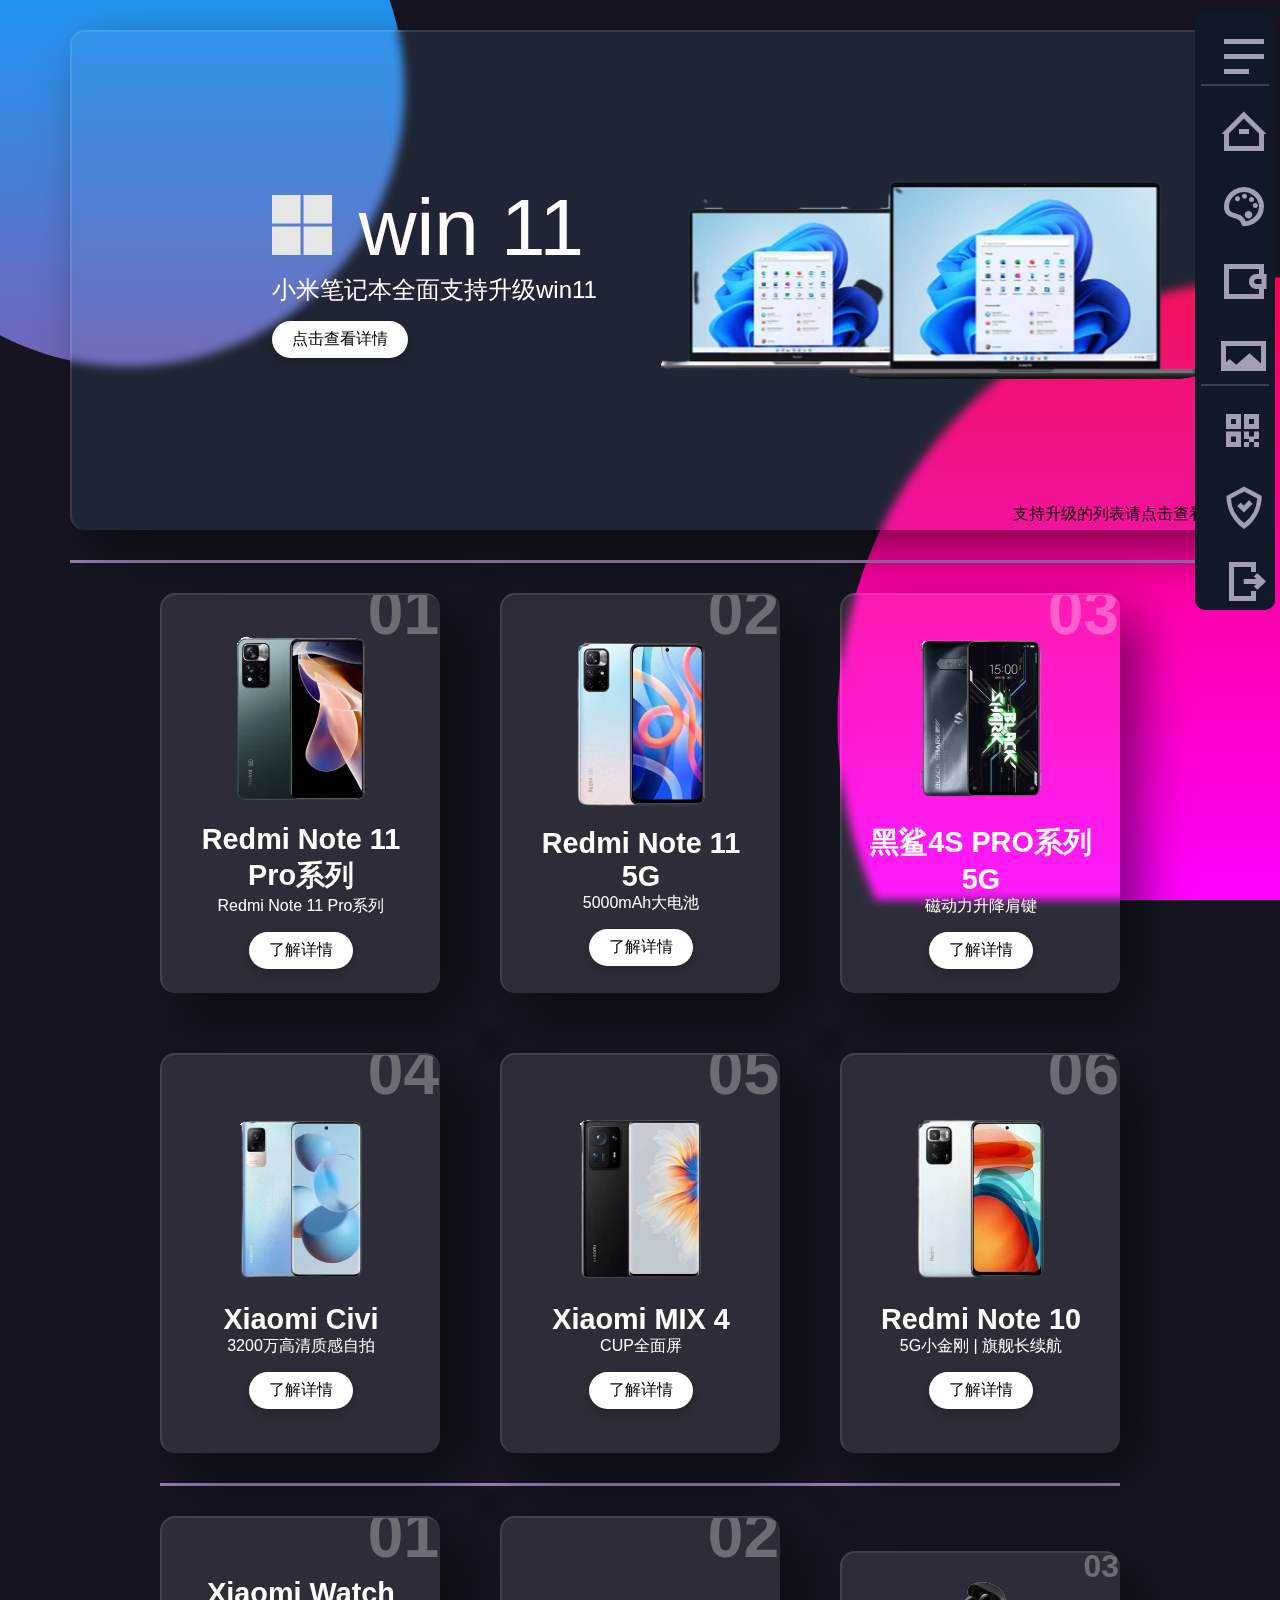
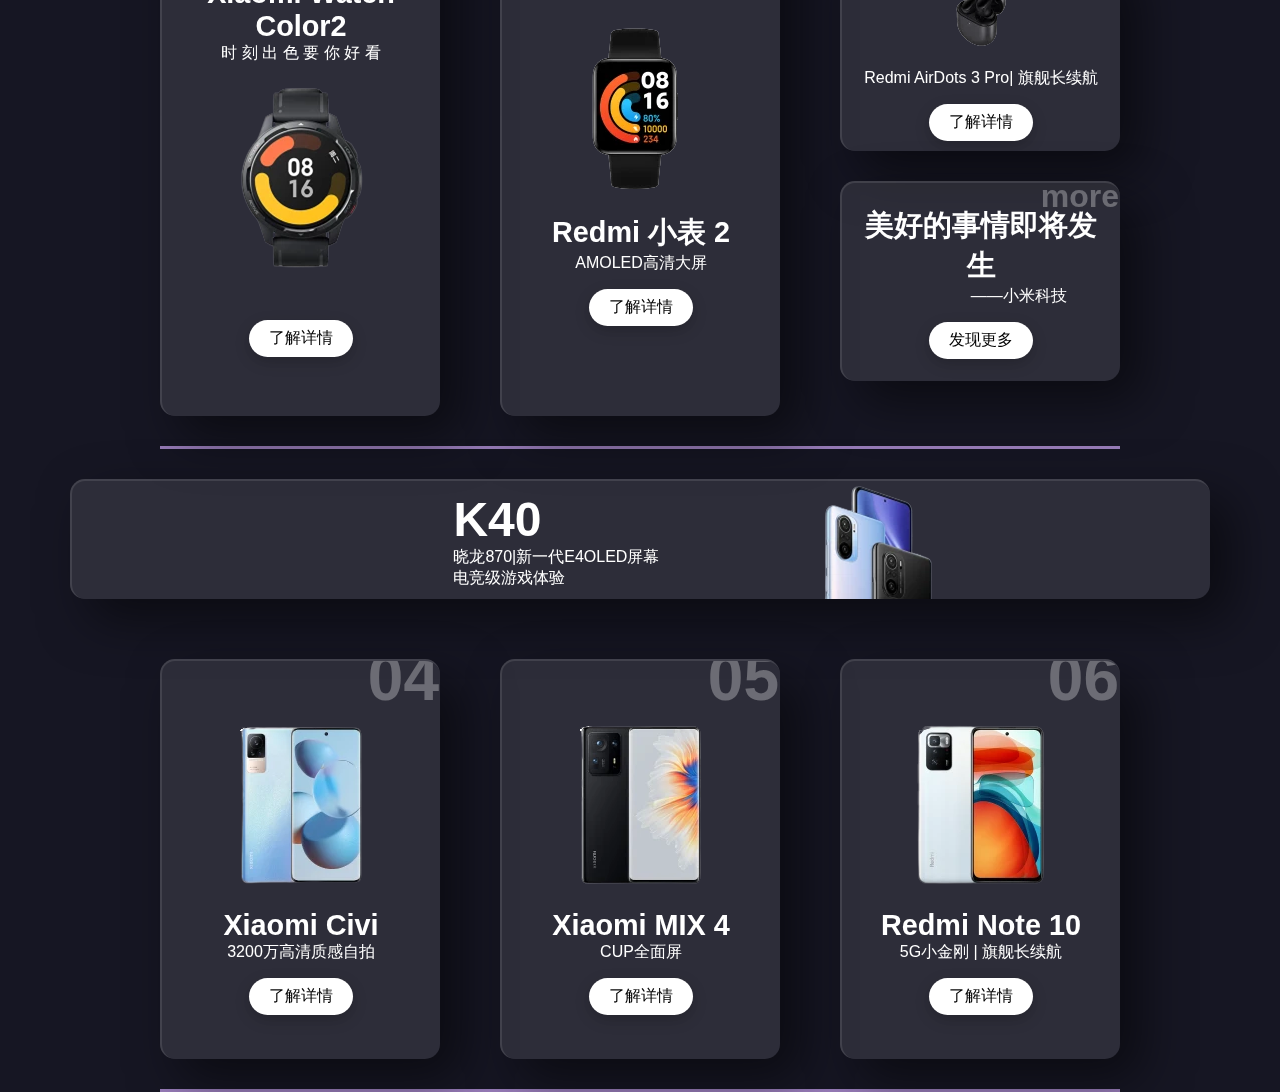
<file: index.html>
<!DOCTYPE html>
<html>
	<head>
		<meta charset="utf-8" />
		<title>小米商城</title>
		<link rel="stylesheet" type="text/css" href="css/style.css" />
		<link rel="stylesheet" type="text/css" href="css/style2.css" />
		<link rel="stylesheet" href="font_cqbiizu5og9/iconfont.css">
		<link rel="shortcut icon" href="img/icon.icon" />

	</head>
	<body>
		<div class="shell" style="position: absolute;right: 5px; top: 10px;position: fixed;z-index: 9999;">

			<a href="login.html" class="box" target="_blank"><i class="iconfont icon-liebiao"></i><span>登入</span></a>
			<a href="register.html" class="box"><i class="iconfont icon-cangku"></i><span> 注册</span></a>
			<a href="#" class="box"><i class="iconfont icon-zhuti_tiaosepan"></i><span>主题</span></a>
			<a href="#" class="box"><i class="iconfont icon-qianbao"></i><span>钱包</span></a>
			<a href="#" class="box"><i class="iconfont icon-tupian"></i><span>图片</span></a>
			<a href="#" class="box"><i class="iconfont icon-erweima"></i><span>二维</span></a>
			<a href="#" class="box"><i class="iconfont icon-dunpaibaoxianrenzheng"></i><span>搜索</span></a>
			<a href="#" class="box"><i class="iconfont icon-dengchu"></i><span>退出</span></a>
		</div>



		<div class="container">

			<div class="card-log">
				<div style="position: absolute;left: 200px;top: 150px;">
					<img src="img/win11.png" style="width: 60px;">
					<span style=" font-size: 5em;color: #fff;z-index: 1;pointer-events: none;}"> &nbsp;win 11</span>
					<p style="font-size: 1.5em;color: #fff;text-align: 2em;">小米笔记本全面支持升级win11</p>
					<a href="https://www.mi.com/a/h/22033.html?sign=b60a6ca9167bce2d1ed8ee319cf83c75" target="_blank"
						style="position: relative;
	display: inline-block;
	padding: 8px 20px;
	margin-top: 15px;
	background: #fff;
	color: #000;
	border-radius: 20px;
	text-decoration: none;
	font-weight: 500;
	box-shadow: 0 5px 15px rgba(0,0,0,0.2);">点击查看详情</a>
				</div>
				<img src="img/main.png" style="position: absolute;width: 550px;right: 0px;">
				<p style="position: absolute;right: 5px;bottom: 5px;">支持升级的列表请点击查看</p>
			</div>

			<HR style="FILTER: alpha(opacity=100,finishopacity=0,style=2)" width="95%" color=#987cb9 SIZE=5>

			<div class="card">

				<div class="content">
					<h2>01</h2>
					<img src="./img/goods1.png">
					<h3>Redmi Note 11 Pro系列</h3>
					<p>Redmi Note 11 Pro系列</p>
					<a href="https://www.mi.com/redminote11pro" target="_blank">了解详情</a>
				</div>
			</div>

			<div class="card">

				<div class="content">
					<h2>02</h2>
					<img src="img/goods2.png">
					<h3>Redmi Note 11 5G</h3>
					<p>5000mAh大电池</p>
					<a href="https://www.mi.com/redminote11" target="_blank">了解详情</a>
				</div>
			</div>

			<div class="card">

				<div class="content">
					<h2>03</h2>
					<img src="img/goods3.png">
					<h3>黑鲨4S PRO系列 5G</h3>
					<p>磁动力升降肩键</p>
					<a href="https://www.mi.com/blackshark4s" target="_blank">了解详情</a>
				</div>
			</div>
			<div class="card">

				<div class="content">
					<h2>04</h2>
					<img src="img/goods4.png">
					<h3>Xiaomi Civi</h3>
					<p>3200万高清质感自拍<br></p>
					<a href="https://www.mi.com/xiaomicivi" target="_blank">了解详情</a>
				</div>
			</div>
			<div class="card">

				<div class="content">
					<h2>05</h2>
					<img src="img/goods5.png">
					<h3>Xiaomi MIX 4</h3>
					<p>CUP全面屏</p>
					<a href="https://www.mi.com/mix4" target="_blank">了解详情</a>
				</div>
			</div>
			<div class="card">

				<div class="content">
					<h2>06</h2>
					<img src="img/goods6.png">
					<h3>Redmi Note 10</h3>
					<p>5G小金刚 | 旗舰长续航</p>
					<a href="https://www.mi.com/buy/detail?product_id=14210" target="_blank">了解详情</a>
				</div>
			</div>


			<HR style="FILTER: alpha(opacity=100,finishopacity=0,style=2)" width="80%" color=#987cb9 SIZE=5>

			<div class="card-big">

				<div class="content">
					<h2>01</h2>
					<h3>Xiaomi Watch Color2</h3>
					<p>时 刻 出 色 要 你 好 看</p>
					<img src="img/goods7.png" style="height: 70%;">
					<a href="https://www.mi.com/xiaomiwatchcolor2" target="_blank">了解详情</a>
				</div>
			</div>

			<div class="card-big">

				<div class="content">
					<h2>02</h2>
					<img src="img/goods8.png">
					<h3>Redmi 小表 2</h3>
					<p>AMOLED高清大屏</p>
					<a href="https://www.mi.com/redmiwatch2" target="_blank">了解详情</a>
				</div>
			</div>
			<div>
				<div class="card-small" style="position: relative;top: 0px;">

					<div class="content">
						<h2>03</h2>
						<input type="image" src="img/goods9.png" />

						<p>Redmi AirDots 3 Pro| 旗舰长续航</p>
						<a href="https://www.mi.com/buy/detail?product_id=14243" target="_blank">了解详情</a>
					</div>
				</div>
				<div class="card-small" style="position: relative;top: 0px;">

					<div class="content">
						<h2>more</h2>

						<h3>美好的事情即将发生</h3>
						<p>&nbsp;&nbsp;&nbsp;&nbsp;&nbsp;&nbsp;&nbsp;&nbsp;&nbsp;&nbsp;&nbsp;&nbsp;&nbsp;&nbsp;&nbsp;&nbsp;&nbsp;——小米科技
						</p>
						<a href="https://www.mi.com/" target="_blank">发现更多</a>


					</div>
				</div>
			</div>
			<HR style="FILTER: alpha(opacity=100,finishopacity=0,style=2)" width="80%" color=#987cb9 SIZE=5>

			<div class="card-120">

				<div class="content" style="position: absolute;left: 30%;">
					<div class="content">

						<h3>K40</h3>
						<p>晓龙870|新一代E4OLED屏幕<br>电竞级游戏体验</p>
					</div>
					<!-- <h2 style="">mi</h2>
						<h3 >K40</h3>
						<p>晓龙870|新一代E4OLED屏幕<br>电竞级游戏体验</p> -->


					<!-- <a href="https://www.mi.com/" target="_blank">发现更多</a> -->


				</div>
				<img src="img/goods10.png" style="position: absolute;left: 65%;">
			</div>

			<div class="card">

				<div class="content">
					<h2>04</h2>
					<img src="img/goods4.png">
					<h3>Xiaomi Civi</h3>
					<p>3200万高清质感自拍<br></p>
					<a href="https://www.mi.com/xiaomicivi" target="_blank">了解详情</a>
				</div>
			</div>
			<div class="card">

				<div class="content">
					<h2>05</h2>
					<img src="img/goods5.png">
					<h3>Xiaomi MIX 4</h3>
					<p>CUP全面屏</p>
					<a href="https://www.mi.com/mix4" target="_blank">了解详情</a>
				</div>
			</div>
			<div class="card">

				<div class="content">
					<h2>06</h2>
					<img src="img/goods6.png">
					<h3>Redmi Note 10</h3>
					<p>5G小金刚 | 旗舰长续航</p>
					<a href="https://www.mi.com/buy/detail?product_id=14210" target="_blank">了解详情</a>
				</div>
			</div>


			<HR style="FILTER: alpha(opacity=100,finishopacity=0,style=2) " width="80%" color=#987cb9 SIZE=5>



		</div>


		<script src="https://cdn.bootcdn.net/ajax/libs/vanilla-tilt/1.7.1/vanilla-tilt.babel.js"></script>
		<script type="text/javascript">
			VanillaTilt.init(document.querySelectorAll(".card"), {
				max: 25,
				speed: 400,
				glare: true,
				"max-glare": 1,
			});
		</script>
		<script type="text/javascript">
			VanillaTilt.init(document.querySelectorAll(".card-big"), {
				max: 25,
				speed: 400,
				glare: true,
				"max-glare": 1,
			});
		</script>
		<script type="text/javascript">
			VanillaTilt.init(document.querySelectorAll(".card-small"), {
				max: 25,
				speed: 400,
				glare: true,
				"max-glare": 1,
			});
		</script>
	</body>
</html>
</file>
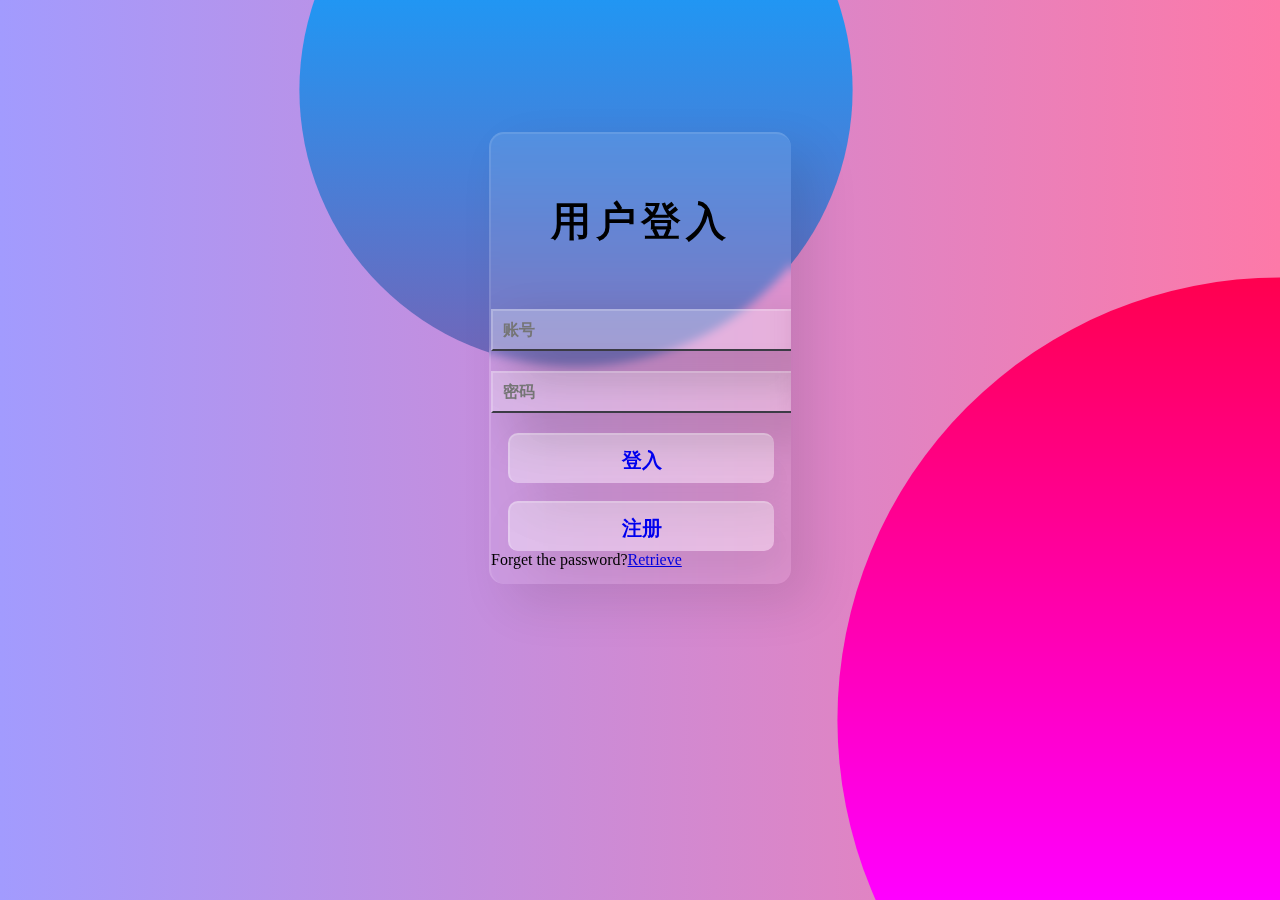
<file: login.html>
<!DOCTYPE html>
<html lang="en">

	<head>
		<meta charset="UTF-8">
		<meta http-equiv="X-UA-Compatible" content="IE=edge">
		<meta name="viewport" content="width=device-width, initial-scale=1.0">
		<link rel="shortcut icon"  href="img/icon.icon"/>
		<title>用户登入</title>
		<style>
			body {
				display: flex;
				justify-content: center;
				background-image: linear-gradient(to left, #fd79a8, #a29bfe);
			}

			body::before {
				content: '';
				position: absolute;
				position: fixed;
				top: 0;
				left: 0;
				width: 100%;
				height: 100%;
				background: linear-gradient(#f00, #f0f);
				clip-path: circle(40% at right 80%);
			}


			body::after {
				content: '';
				position: absolute;
				position: fixed;
				top: 0;
				left: 0;
				width: 100%;
				height: 100%;
				background: linear-gradient(#2196f3, #e91e63);
				clip-path: circle(25% at 45% 10%);

			}

			.a {

				width: 350px;
				height: 500px;
				position: relative;
				display: flex;
				border-radius: 10px;
				justify-content: center;
				align-items: center;
				top: 100px;
				z-index: 999;
			}

			.b {
				width: 300px;
				height: 450px;
				box-shadow: 20px 20px 50px rgba(0, 0, 0, 0.1);
				border-radius: 15px;
				background: rgba(255, 255, 255, 0.1);
				overflow: hidden;
				/*
				 box-shadow:20px 20px 50px rgba(0,0,0,0.2) ;
				 background: rgba(255,255,255,0.1);
				 border-top: 1px solid rgba(255,255,255,0.1);
				 border-left: 1px solid rgba(255,255,255,0.1);
				 backdrop-filter:blur(5px)
				 */
				justify-content: center;
				align-items: center;
				border-top: 2px solid rgba(255, 255, 255, 0.1);
				border-left: 2px solid rgba(255, 255, 255, 0.1);
				backdrop-filter: blur(5px);
			}

			.c {
				font: 900 40px '';
				margin: 60px 0;
				text-align: center;
				/* 设置字体间距 */
				letter-spacing: 5px;
			}
			
			
			.e {
				width: 100%;
				margin-bottom: 20px; 
				
				outline: none;
				border: 0;
				padding: 10px;
				border-bottom: 2px solid rgba(60, 60, 70);
				font: 900 16px '';
				box-shadow: 20px 20px 50px rgba(0, 0, 0, 0.2);
				background: rgba(255, 255, 255, 0.2);
				border-top: 2px solid rgba(255, 255, 255, 0.2);
				border-left: 2px solid rgba(255, 255, 255, 0.2);
				backdrop-filter: blur(11px)
			}

			.f {
				
				text-align: center;
				width: 80%;
				margin: auto;
				height: 24px;
				padding: 12px;
				font: 900 20px '';
				border-radius: 10px;
				/* background-image: linear-gradient(to left, #fd79a8, #a29bfe); */
				box-shadow: 20px 20px 50px rgba(0, 0, 0, 0.1);
				background: rgba(255, 255, 255, 0.3);
				border-top: 2px solid rgba(255, 255, 255, 0.2);
				border-left: 2px solid rgba(255, 255, 255, 0.2);
				backdrop-filter: blur(11px)
			}
			}

           
			.g {
				margin: 33px;
			}
		</style>
	</head>
	<body>
		
		<di class="a">
			<div class="b">
				<p class="c">用户登入</p>
				<div class="d">
					<input type="text" class="e" placeholder="账号">
					<input type="password" class="e" placeholder="密码">

					<div class="f" ><a href="index.html" style="text-decoration: none;">登入</a></div>
					<div >
						&nbsp;
					</div>
					<div class="f"><a href="index.html" style="text-decoration: none;">注册</a></div>
				</div>
				
				<div class="g">Forget the password?<a href="#">Retrieve</a></div>
			</div>
		</di>
	</body>
</html>
</file>
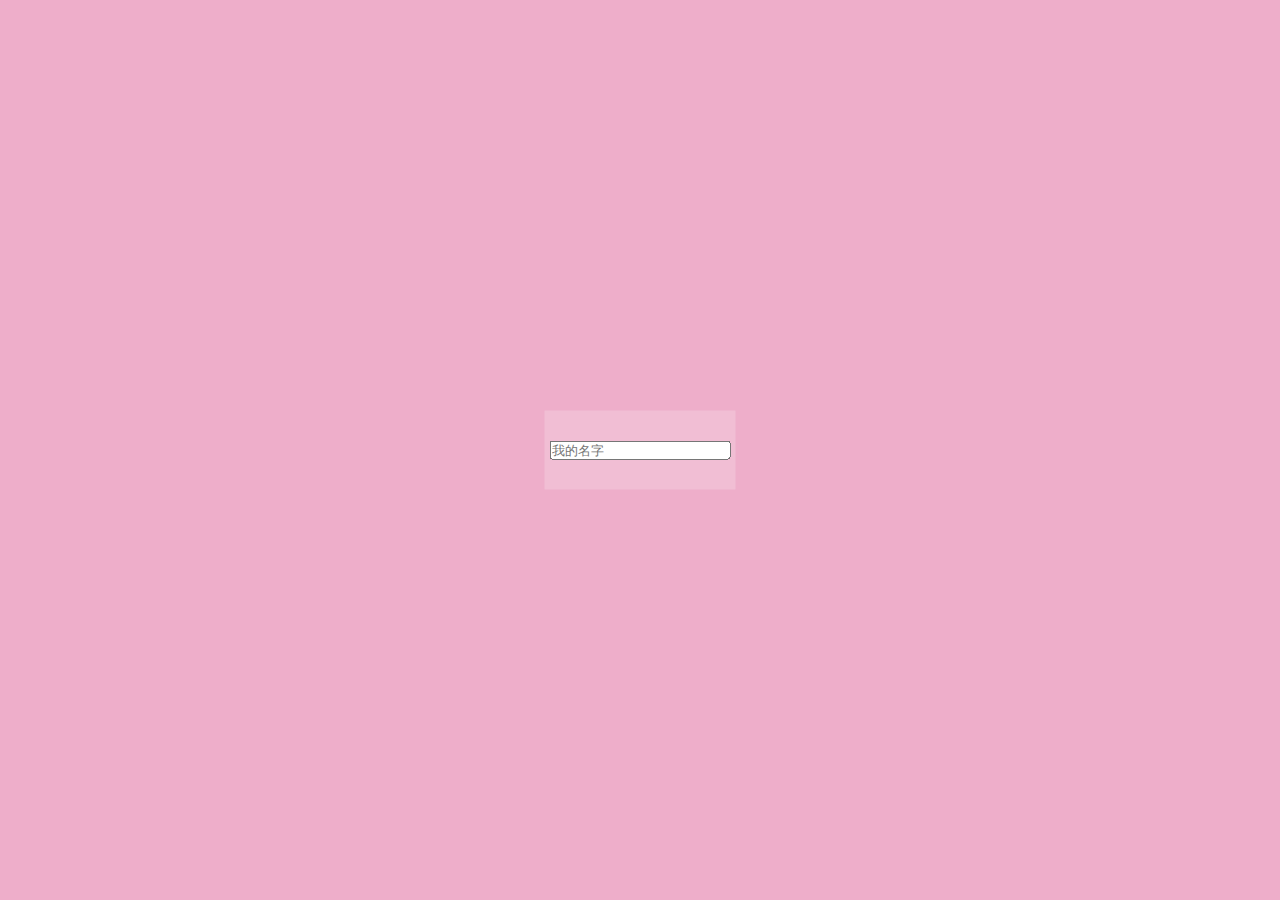
<file: register.html>
<!DOCTYPE html>
<html>
	<head>
		<meta charset="utf-8">
		<title>注册</title>
		<style type="text/css">
		*{
			margin: 0;
			padding: 0;
			
		}
			body{
				background: rgb(238,174,202);
			}
			
			.wraper{
				position: absolute;
				top: 50%;
				left: 50%;
				transform: translate(-50%,-50%);
				position: absolute;
				padding: 30px 5px;
				background: rgba(255,255,255,0.2);
			}
			
			
		</style>
	</head>
	<body>
		<div class="wraper">
			<div class="register-form">
				<div class="row">
					<input type="text" placeholder="我的名字"/>
					
				</div>
				
			</div>
			
			
		</div>
	</body>
</html>
</file>
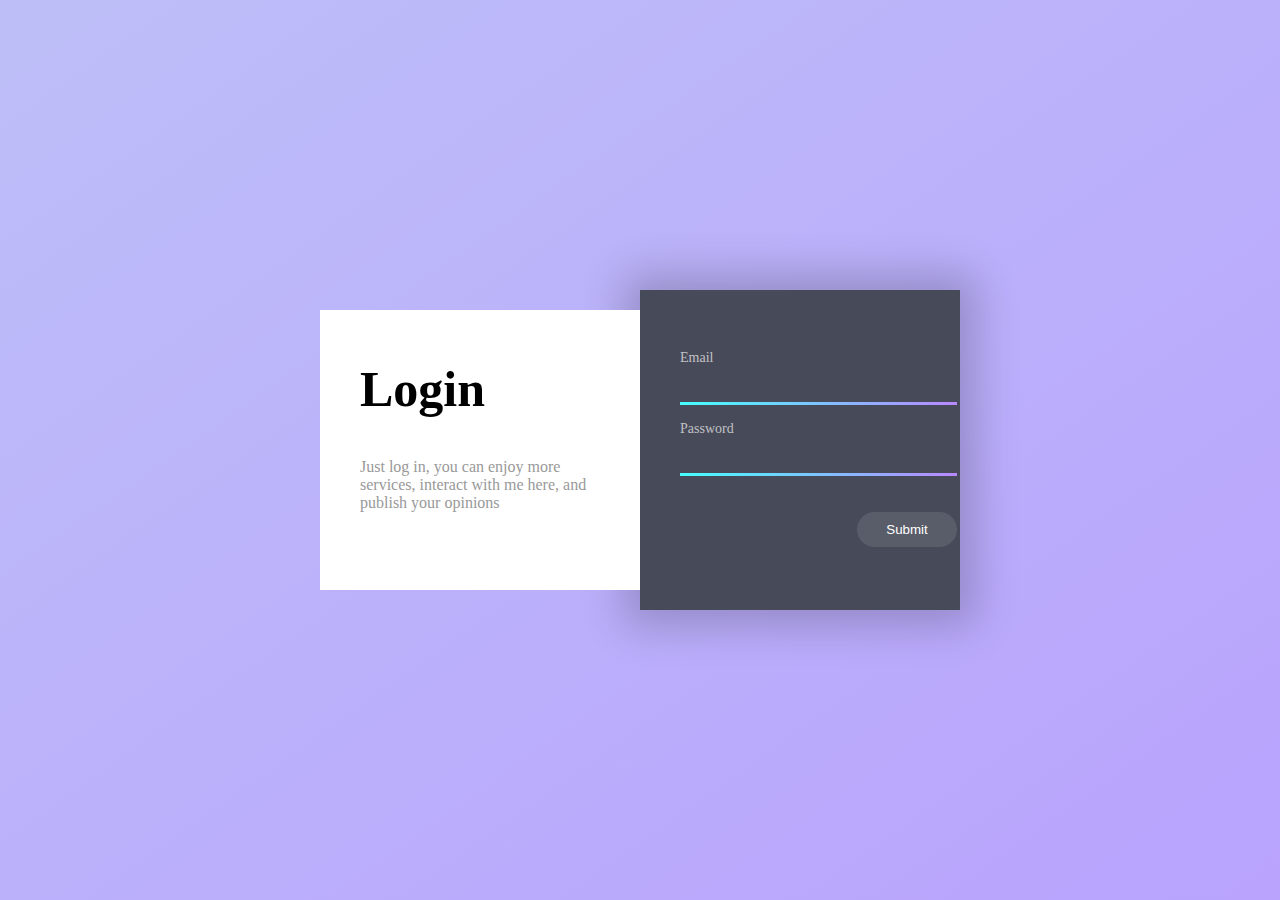
<file: test.html>
<!DOCTYPE html>
<html lang="en">

<head>
    <meta charset="UTF-8">
    <meta http-equiv="X-UA-Compatible" content="IE=edge">
    <meta name="viewport" content="width=device-width, initial-scale=1.0">
    <title>山羊の前端小窝</title>
    <style>
        * {
            padding: 0;
            margin: 0;
        }

        body {
            height: 100vh;
            display: flex;
            justify-content: center;
            align-items: center;
            background-image: linear-gradient(to bottom right, #bdbef8, #b9a3fd);
        }
        .shell{
            width: 640px;
            height: 320px;
            display: flex;
        }
        .box-left{
            background-color: #fff;
            height: 280px;
            top: 20px;
            position: relative;
            width: 50%;
        }
        .box-left h2{
            font: 900 50px '';
            margin: 50px 40px 40px;
        }
        .box-left span{
            display: block;
            color: #999;
            font-style: 14px;
            margin: 40px;
        }
        .box-right{
            background-color: #474a59;
            box-shadow: 0 0 40px 16px rgba(0,0,0,.2);
            color: #f1f1f2;
            width: 50%;
        }
        .form{
            margin: 40px;
            position: absolute;
        }
        label{
            color: #c2c2c5;
            display: block;
            font-size: 14px;
            height: 16px;
            margin-top: 20px;
            margin-bottom: 5px;
            position: relative;
        }
        input{
            background: transparent;
            border: 0;
            color: #f2f2f2;
            font-style: 20px;
            height: 30px;
            line-height: 30px;
            width: 100%;
            outline: none !important;
        }
        label::before{
            content: '';
            display: block;
            position: absolute;
            top: 52px;
            width: 100%;
            height: 3px;
            background-image: linear-gradient(to right,#44ffff,#b888ff);
        }
        #submit{
            color: #fff;
            margin-top: 40px;
            width: 100px;
            height: 35px;
            background-color: rgba(255,255,255,.1);
            border-radius: 20px;
            float: right;
            transition: .3s;
        }
        #submit:hover{
            letter-spacing: 2px;
            color: #000;
            background-color: #fff;
        }
    </style>
</head>
<body>
    <div class="shell">
        <div class="box-left">
            <h2>Login</h2>
            <span>Just log in, you can enjoy more services, interact with me here, and publish your opinions</span>
        </div>
        <div class="box-right">
            <div class="form">
                <label for="email">Email</label>
                <input type="email" id="email">
                <label for="password">Password</label>
                <input type="password" id="password">
                <input type="submit" id="submit" value="Submit">
            </div>
        </div>
    </div>
</body>
</html>
</file>
<file: css/style.css>
@import url('https://fonts.gogleapis.com/css?family=Poppins:200,300,400,500,600,700,800,900&display=swap');
*

{
	margin: 0;
	padding: 0;
	box-sizing: border-box;
	font-family: 'Poppins',sans-serif;
}

body{
	display: flex;
    justify-content: center;
	align-items: center;
	min-height: 100vh;
	background-color: #161623;
}

 body::before{
	 content: '';
	 position: absolute;
	 position: fixed;
	 top: 0;
	 left: 0;
	 width: 100%;
	 height: 100%;
	 background: linear-gradient(#f00,#f0f);
	 clip-path: circle(40% at right 80%);
 }
 
 
 body::after{
 	 content: '';
 	 position: absolute;
	 position: fixed;
 	 top: 0;
 	 left: 0;
 	 width: 100%;
 	 height: 100%;
 	 background: linear-gradient(#2196f3,#e91e63);
 	 clip-path: circle(25% at 10% 10%);
 }
 
 .container{
	 position: relative;
	 display: flex;
	 justify-content: center;
	 align-items: center;
	 max-width: 1200px;
	 flex-wrap: wrap;
	 z-index: 1;
 }
 /* -----------------------md---------------------------- */
 .container .card{
	 position: relative;
	 width: 280px;
	 height: 400px;
	 margin: 30px;
	 box-shadow:20px 20px 50px rgba(0,0,0,0.5) ;
	 border-radius: 15px;
	 background: rgba(255,255,255,0.1);
	 overflow: hidden;
	 display: flex;
	 justify-content: center;
	 align-items: center;
	 border-top: 2px solid rgba(255,255,255,0.1);
	 border-left: 2px solid rgba(255,255,255,0.1);
	 backdrop-filter:blur(5px);
 }
 
 
 
 
 .container .card .content{
	 padding: 20px;
	 text-align: center;
	/* transform: translateY(100px);
	opacity: 0; */
	transition: 0.5s;
 }
 
 /* .container .card:hover .content{
	 transform: translateY(0px);
	 opacity: 1;
 } */
 .container .card .content h2{
	 position: absolute;
	 top: -20px;
	 right: 1px;
	 font-size: 4em;
	 color: rgba(255,255,255,0.3);
	 pointer-events: none;
 }
 
 .container .card .content h3{
	 font-size: 1.8em;
	 color: #fff;
	 z-index: 1;
 }

.container .card .content p{
	 font-size: 1em;
	 color: #fff;
	 font-weight: 300px;
	 z-index: 1;
 }

.container .card .content a{
	position: relative;
	display: inline-block;
	padding: 8px 20px;
	margin-top: 15px;
	background: #fff;
	color: #000;
	border-radius: 20px;
	text-decoration: none;
	font-weight: 500;
	box-shadow: 0 5px 15px rgba(0,0,0,0.2);
 }

/* ------------------------------------------------------------ */
.container .card-big{
 	 position: relative;
 	 width: 280px;
 	 height: 500px;
 	 margin: 30px;
 	 box-shadow:20px 20px 50px rgba(0,0,0,0.5) ;
 	 border-radius: 15px;
 	 background: rgba(255,255,255,0.1);
 	 overflow: hidden;
 	 display: flex;
 	 justify-content: center;
 	 align-items: center;
 	 border-top: 2px solid rgba(255,255,255,0.1);
 	 border-left: 2px solid rgba(255,255,255,0.1);
 	 backdrop-filter:blur(5px);
 }

.container .card-big .content{
	 padding: 20px;
	 text-align: center;
	/* transform: translateY(100px);
	opacity: 0; */
	transition: 0.5s;
 }
 
 
.container .card-big .content h2{
	 position: absolute;
	 top: -20px;
	 right: 1px;
	 font-size: 4em;
	 color: rgba(255,255,255,0.3);
	 pointer-events: none;
 }
 
 .container .card-big .content h3{
	 font-size: 1.8em;
	 color: #fff;
	 z-index: 1;
 }

.container .card-big .content p{
	 font-size: 1em;
	 color: #fff;
	 font-weight: 300px;
	 z-index: 1;
 }

.container .card-big .content a{
	position: relative;
	display: inline-block;
	padding: 8px 20px;
	margin-top: 15px;
	background: #fff;
	color: #000;
	border-radius: 20px;
	text-decoration: none;
	font-weight: 500;
	box-shadow: 0 5px 15px rgba(0,0,0,0.2);
 }
 
 /* -------------------------------------------------------- */
 
.container .card-small{
 	 position: relative;
 	 width: 280px;
 	 height: 200px;
 	 margin: 30px;
 	 box-shadow:20px 20px 50px rgba(0,0,0,0.5) ;
 	 border-radius: 15px;
 	 background: rgba(255,255,255,0.1);
 	 overflow: hidden;
 	 display: flex;
 	 justify-content: center;
 	 align-items: center;
 	 border-top: 2px solid rgba(255,255,255,0.1);
 	 border-left: 2px solid rgba(255,255,255,0.1);
 	 backdrop-filter:blur(5px);
 }

.container .card-small .content{
	 padding: 20px;
	 text-align: center;
	/* transform: translateY(100px);
	opacity: 0; */
	transition: 0.5s;
 }
 
 
.container .card-small .content h2{
	 position: absolute;
	 top: -5px;
	 right: 1px;
	 font-size: 2em;
	 color: rgba(255,255,255,0.3);
	 pointer-events: none;
 }
 
 .container .card-small .content h3{
	 font-size: 1.8em;
	 color: #fff;
	 z-index: 1;
 }

.container .card-small .content p{
	 font-size: 1em;
	 color: #fff;
	 font-weight: 300px;
	 z-index: 1;
 }

.container .card-small .content a{
	position: relative;
	display: inline-block;
	padding: 8px 20px;
	margin-top: 15px;
	background: #fff;
	color: #000;
	border-radius: 20px;
	text-decoration: none;
	font-weight: 500;
	box-shadow: 0 5px 15px rgba(0,0,0,0.2);
 }
 
 
 .container .card-log{
 	 position: relative;
 	 width: 100%;
 	 height: 500px;
 	 margin: 30px;
 	 box-shadow:20px 20px 50px rgba(0,0,0,0.5) ;
 	 border-radius: 15px;
 	 background: rgba(122, 174, 204,0.1);
 	 overflow: hidden;
 	 display: flex;
 	 justify-content: center;
 	 align-items: center;
 	 border-top: 2px solid rgba(255,255,255,0.1);
 	 border-left: 2px solid rgba(255,255,255,0.1);
 	 backdrop-filter:blur(5px);
 }
 
 /* -----------------高120px----------- */
 .container .card-120{
 	 position: relative;
 	 width: 100%;
 	 height: 120px;
 	 margin: 30px;
 	 box-shadow:20px 20px 50px rgba(0,0,0,0.5) ;
 	 border-radius: 15px;
 	 background: rgba(255,255,255,0.1);
 	 overflow: hidden;
 	 display: flex;
 	/* justify-content: center; */
 	 align-items: center;
 	 border-top: 2px solid rgba(255,255,255,0.1);
 	 border-left: 2px solid rgba(255,255,255,0.1);
 	 backdrop-filter:blur(5px);
  }
  
  
  
  
  .container .card-120 .content{
 	 padding: 20px;
 	 /* text-align: center; */
 	/* transform: translateY(100px);
 	opacity: 0; */
 	transition: 0.5s;
  }
  
  /* .container .card:hover .content{
 	 transform: translateY(0px);
 	 opacity: 1;
  } */
  .container .card-120 .content h2{
 	 position: absolute;
 	 top: -20px;
 	 right: 1px;
 	 font-size: 4em;
 	 color: rgba(255,255,255,0.3);
 	 pointer-events: none;
  }
  
  .container .card-120 .content h3{
 	 font-size: 3em;
 	 color: #fff;
 	 z-index: 1;
  }
 
 .container .card-120 .content p{
 	 font-size: 1em;
 	 color: #fff;
 	 font-weight: 300px;
 	 z-index: 1;
  }
 
 .container .card-120 .content a{
 	position: relative;
 	display: inline-block;
 	padding: 8px 20px;
 	margin-top: 15px;
 	background: #fff;
 	color: #000;
 	border-radius: 20px;
 	text-decoration: none;
 	font-weight: 500;
 	box-shadow: 0 5px 15px rgba(0,0,0,0.2);
  }
</file>
<file: css/style2.css>
@import url('https://fonts.gogleapis.com/css?family=Poppins:200,300,400,500,600,700,800,900&display=swap');
*

{
	margin: 0;
	padding: 0;
	box-sizing: border-box;
	font-family: 'Poppins',sans-serif;
}
.shell {
            width: 80px;
            height: 600px;
            display: flex;
            justify-content: center;
            align-items: center;
            flex-direction: column;
            background-color: rgb(17, 24, 39);
            border-radius: 10px;
            transition: .3s;
            overflow: hidden;
			
        }

        .box {
            display: block;
            height: 15%;
            width: 85%;
            margin: 9px;
            border-radius: 5px;
            position: relative;
            transition: .3s;
            color: rgb(160, 160, 175);
        }
        .box i {
            font-size: 60px;
            position: absolute;
            margin: 7px 0 0 13px;
        }

        .box:nth-child(1)::before,
        .box:nth-child(5)::before{
            content: '';
            display: block;
            width: 100%;
            height: 2px;
            background-color: rgb(55, 65, 81);
            position: absolute;
            bottom: -10px;
        }

        .box span{
            position: relative;
            top: 22px;
            left: 80px;
            font: 500 20px '';
            opacity: 0;
            transition: .1s;
        }
        .shell:hover{
            width: 190px;
        }
        .box:hover{
            background-color: rgb(55, 65, 81);
        }
        .shell:hover span{
            opacity: 1;
        }
        .box:hover{
            color: #fff;
        }

        .shell:nth-child(2) {
            background-color: rgb(243, 244, 246);
        }
        .shell:nth-child(2) .box:hover{
            background-color: rgb(209, 213, 219);
            color: rgb(241, 159, 159);
        }
        .shell:nth-child(2) .box{
            color: #000;
        }

        .shell:nth-child(3) {
            background-color: rgb(49,46,129);
        }
        .shell:nth-child(3) .box:hover{
            background-color: rgb(67, 56, 202);
        }
        .shell:nth-child(3) .box{
            color: rgb(140, 120, 240);
        }
		
		/* ----------------------------按钮--------------------- */
	.btn {
	 position: relative;
	 font-size: 17px;
	 text-transform: uppercase;
	 text-decoration: none;
	 padding: 1em 2.5em;
	 display: inline-block;
	 border-radius: 6em;
	 transition: all .2s;
	 position: absolute;
	 border: none;
	 font-family: inherit;
	 font-weight: 500;
	 color: black;
	 background-color: white;
	}
	
	.btn:hover {
	 transform: translateY(-3px);
	 box-shadow: 0 10px 20px rgba(0, 0, 0, 0.2);
	}
	
	.btn:active {
	 transform: translateY(-1px);
	 box-shadow: 0 5px 10px rgba(0, 0, 0, 0.2);
	}
	
	.btn::after {
	 content: "";
	 display: inline-block;
	 height: 100%;
	 width: 100%;
	 border-radius: 100px;
	 position: absolute;
	 top: 0;
	 left: 0;
	 z-index: -1;
	 transition: all .4s;
	}
	
	.btn::after {
	 background-color: #fff;
	}
	
	.btn:hover::after {
	 transform: scaleX(1.4) scaleY(1.6);
	 opacity: 0;
	}
	
	.btn-animated {
	 animation: moveInBottom 5s ease-out;
	 animation-fill-mode: backwards;
	}
</file>
<file: font_cqbiizu5og9/iconfont.css>
@font-face {
  font-family: "iconfont"; /* Project id  */
  src: url('iconfont.ttf?t=1631366426941') format('truetype');
}

.iconfont {
  font-family: "iconfont" !important;
  font-size: 16px;
  font-style: normal;
  -webkit-font-smoothing: antialiased;
  -moz-osx-font-smoothing: grayscale;
}

.icon-tupian:before {
  content: "\eac4";
}

.icon-cangku:before {
  content: "\eac9";
}

.icon-zhuti_tiaosepan:before {
  content: "\eaec";
}

.icon-erweima:before {
  content: "\eaf1";
}

.icon-liebiao:before {
  content: "\eaf8";
}

.icon-dunpaibaoxianrenzheng:before {
  content: "\eb17";
}

.icon-qianbao:before {
  content: "\eb1a";
}

.icon-dengchu:before {
  content: "\eb45";
}
</file>
